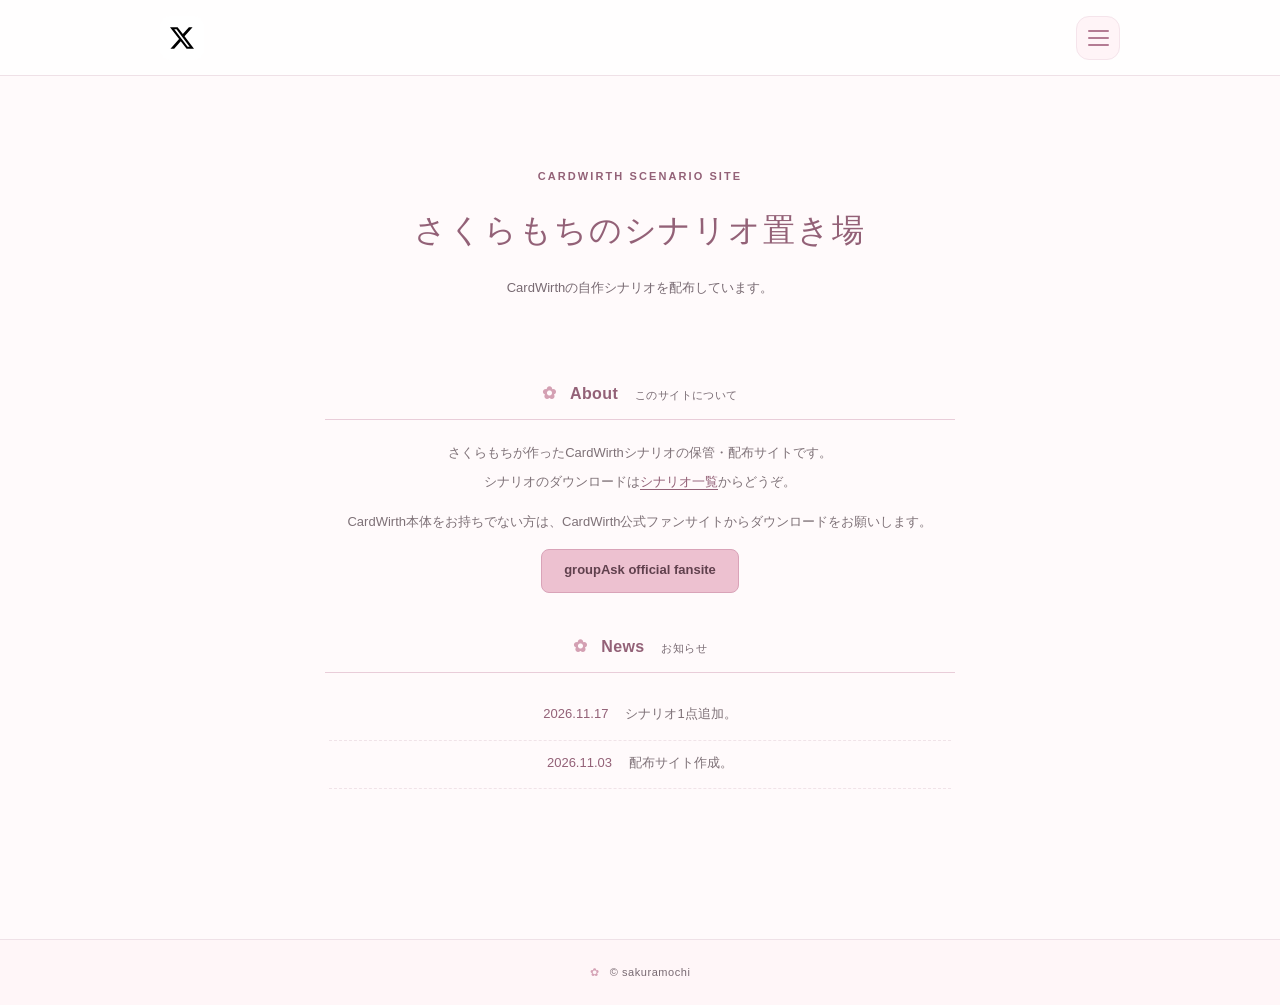
<file: index.html>
<!DOCTYPE html>

<html lang="ja">
<head>
<meta charset="utf-8"/>
<meta content="width=device-width, initial-scale=1" name="viewport"/>
<meta content="#fffafd" name="theme-color"/>
<meta content="さくらもちによるCardWirth自作シナリオの配布サイトです。" name="description"/>
<title>ホーム | さくらもちのシナリオ置き場</title>
<link href="favicon.svg" rel="icon" type="image/svg+xml"/>
<link href="style.css?v=20261103-2" rel="stylesheet"/>
<script defer="" src="menu.js"></script>
<script defer="" src="script.js"></script>
</head>
<body>
<div class="site-shell">
<header class="site-header" data-site-header></header>
<main class="home-main home-classic" id="main-content">
<div class="home-container">
<section aria-labelledby="hero-title" class="welcome-section">
<p class="eyebrow">CARDWIRTH SCENARIO SITE</p>
<h1 id="hero-title">さくらもちのシナリオ置き場</h1>
<p class="welcome-message">CardWirthの自作シナリオを配布しています。</p>
</section>
<section aria-labelledby="information-heading" class="classic-section">
<h2 id="information-heading"><span aria-hidden="true">✿</span> About <small>このサイトについて</small></h2>
<p>さくらもちが作ったCardWirthシナリオの保管・配布サイトです。<br/>
       シナリオのダウンロードは<a href="scenarios.html">シナリオ一覧</a>からどうぞ。</p>
<p>CardWirth本体をお持ちでない方は、CardWirth公式ファンサイトからダウンロードをお願いします。</p>
<p><a class="official-download-button" href="https://cardwirth.net/office/download.php" rel="noopener noreferrer" target="_blank">groupAsk official fansite</a></p>
</section>
<section aria-labelledby="news-heading" class="classic-section news-section">
<h2 id="news-heading"><span aria-hidden="true">✿</span> News <small>お知らせ</small></h2>
<ul class="news-list">
<li><time datetime="2026-11-17">2026.11.17</time><span>シナリオ1点追加。</span></li>
<li><time datetime="2026-11-03">2026.11.03</time><span>配布サイト作成。</span></li>
</ul>
</section>
</div>
</main>
<footer class="site-footer"><span aria-hidden="true">✿</span> <span>© sakuramochi</span></footer>
</div>
<div data-site-menu></div>
</body>
</html>
</file>
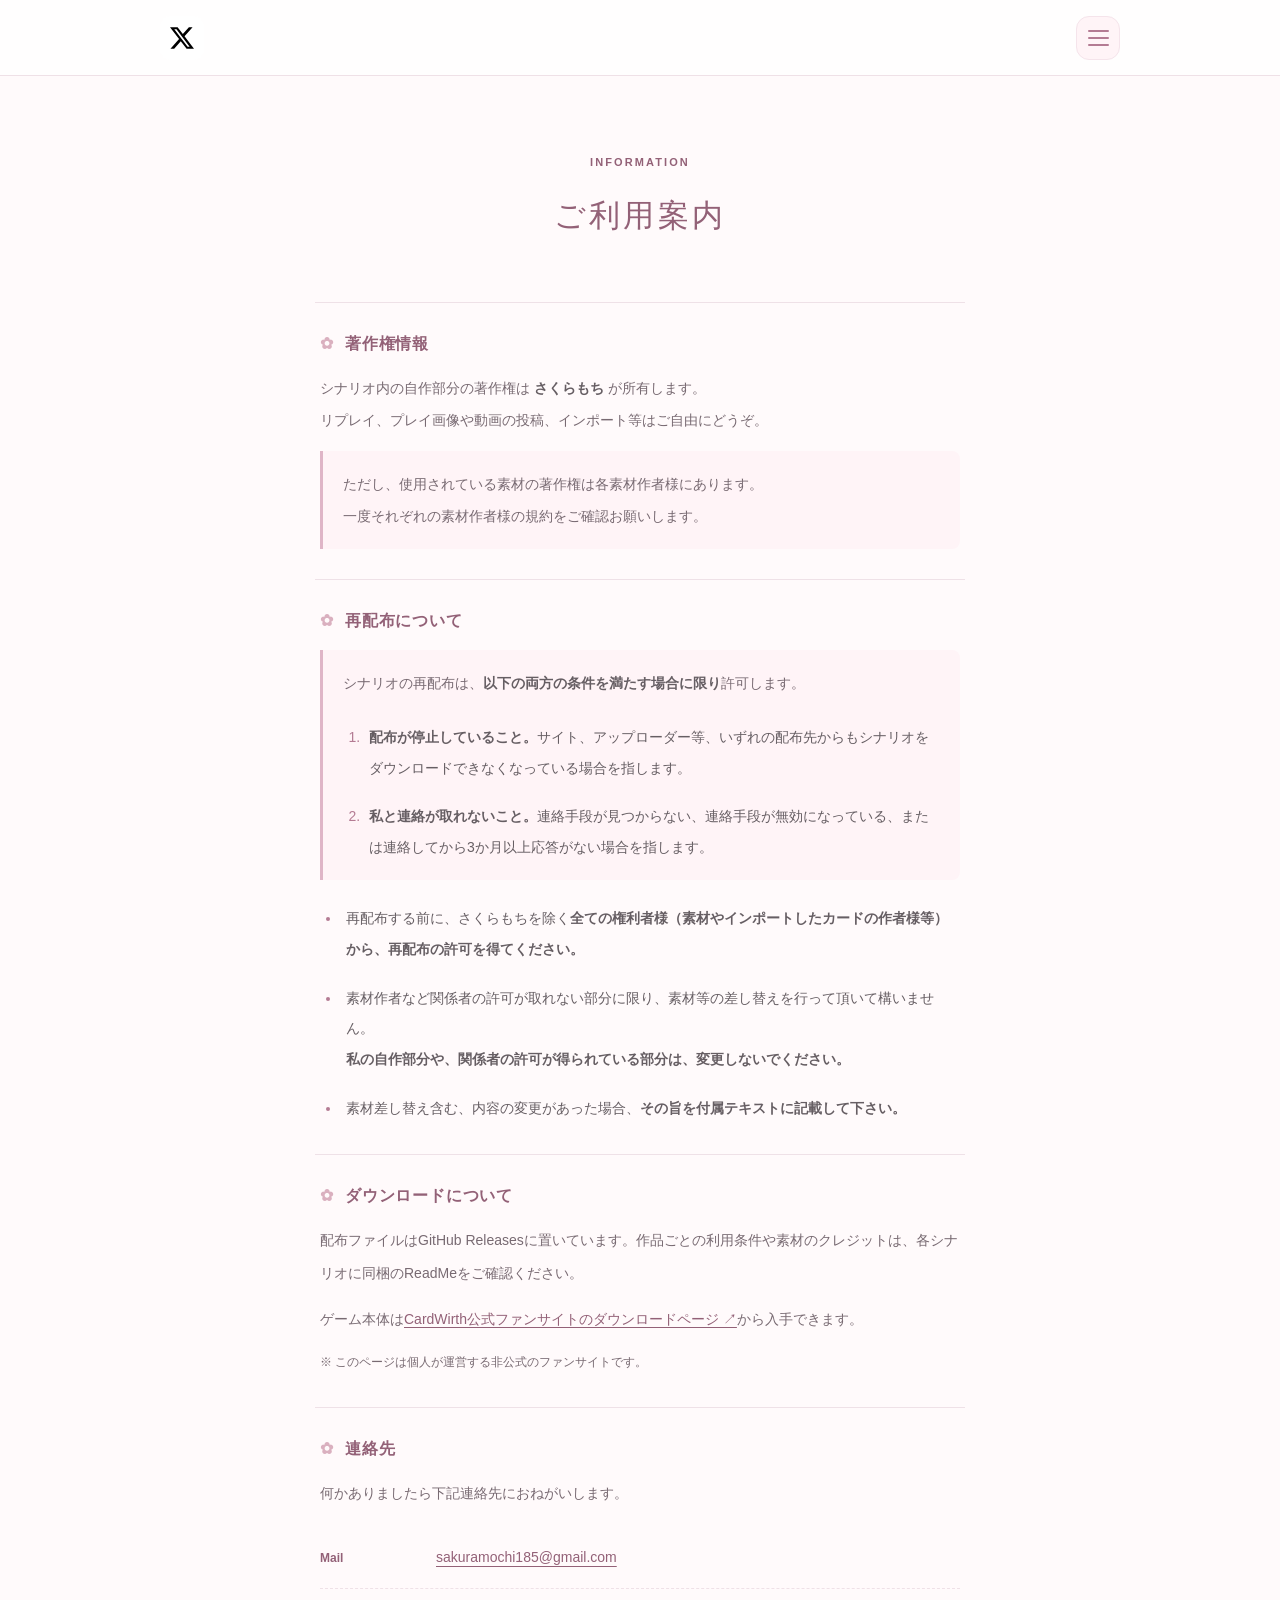
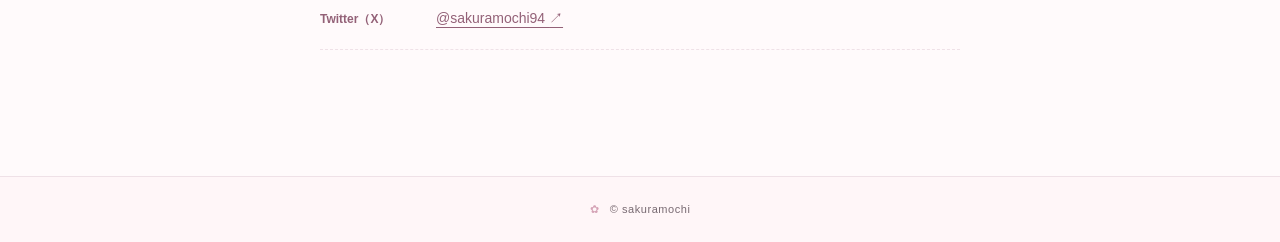
<file: about.html>
<!doctype html>
<html lang="ja">
<head>
  <meta charset="utf-8">
  <meta name="viewport" content="width=device-width, initial-scale=1">
  <meta name="theme-color" content="#fffafd">
  <meta name="description" content="さくらもちのCardWirthシナリオの著作権情報・再配布条件・連絡先について。">
  <title>ご利用案内 | さくらもちのシナリオ置き場</title>
  <link rel="icon" href="favicon.svg" type="image/svg+xml">
  <link rel="stylesheet" href="style.css?v=20261103-2">
  <script src="menu.js" defer></script>
  <script src="script.js" defer></script>
</head>
<body>
  <div class="site-shell">
    <header class="site-header" data-site-header></header>

    <main id="main-content" class="content-main about-main">
      <div class="page-heading">
        <p class="eyebrow">INFORMATION</p>
        <h1>ご利用案内</h1>
      </div>
      <section class="about-section" aria-labelledby="copyright-heading">
        <h2 id="copyright-heading"><span aria-hidden="true">✿</span> 著作権情報</h2>
        <p>シナリオ内の自作部分の著作権は <strong>さくらもち</strong> が所有します。<br>リプレイ、プレイ画像や動画の投稿、インポート等はご自由にどうぞ。</p>
        <div class="about-note">
          <p>ただし、使用されている素材の著作権は各素材作者様にあります。<br>一度それぞれの素材作者様の規約をご確認お願いします。</p>
        </div>
      </section>
      <section class="about-section" aria-labelledby="redistribution-heading">
        <h2 id="redistribution-heading"><span aria-hidden="true">✿</span> 再配布について</h2>
        <div class="about-note">
          <p>シナリオの再配布は、<strong>以下の両方の条件を満たす場合に限り</strong>許可します。</p>
          <ol class="about-rules">
            <li><strong>配布が停止していること。</strong>サイト、アップローダー等、いずれの配布先からもシナリオをダウンロードできなくなっている場合を指します。</li>
            <li><strong>私と連絡が取れないこと。</strong>連絡手段が見つからない、連絡手段が無効になっている、または連絡してから3か月以上応答がない場合を指します。</li>
          </ol>
        </div>
        <ul class="about-rules">
          <li>再配布する前に、さくらもちを除く<strong>全ての権利者様（素材やインポートしたカードの作者様等）から、再配布の許可を得てください。</strong></li>
          <li>素材作者など関係者の許可が取れない部分に限り、素材等の差し替えを行って頂いて構いません。<br><strong>私の自作部分や、関係者の許可が得られている部分は、変更しないでください。</strong></li>
          <li>素材差し替え含む、内容の変更があった場合、<strong>その旨を付属テキストに記載して下さい。</strong></li>
        </ul>
      </section>
      <section class="about-section" aria-labelledby="download-heading">
        <h2 id="download-heading"><span aria-hidden="true">✿</span> ダウンロードについて</h2>
        <p>配布ファイルはGitHub Releasesに置いています。作品ごとの利用条件や素材のクレジットは、各シナリオに同梱のReadMeをご確認ください。</p>
        <p>ゲーム本体は<a href="https://cardwirth.net/office/download.php" target="_blank" rel="noopener noreferrer">CardWirth公式ファンサイトのダウンロードページ ↗</a>から入手できます。</p>
        <p class="about-small">※ このページは個人が運営する非公式のファンサイトです。</p>
      </section>
      <section class="about-section" aria-labelledby="contact-heading">
        <h2 id="contact-heading"><span aria-hidden="true">✿</span> 連絡先</h2>
        <p>何かありましたら下記連絡先におねがいします。</p>
        <dl class="contact-list">
          <div>
            <dt>Mail</dt>
            <dd><a href="mailto:sakuramochi185@gmail.com">sakuramochi185@gmail.com</a></dd>
          </div>
          <div>
            <dt>Twitter（X）</dt>
            <dd><a href="https://x.com/sakuramochi94" target="_blank" rel="noopener noreferrer">@sakuramochi94 <span aria-hidden="true">↗</span><span class="visually-hidden">（新しいタブで開く）</span></a></dd>
          </div>
        </dl>
      </section>
    </main>

    <footer class="site-footer"><span aria-hidden="true">✿</span> <span>© sakuramochi</span></footer>
  </div>

  <div data-site-menu></div>
</body>
</html>
</file>
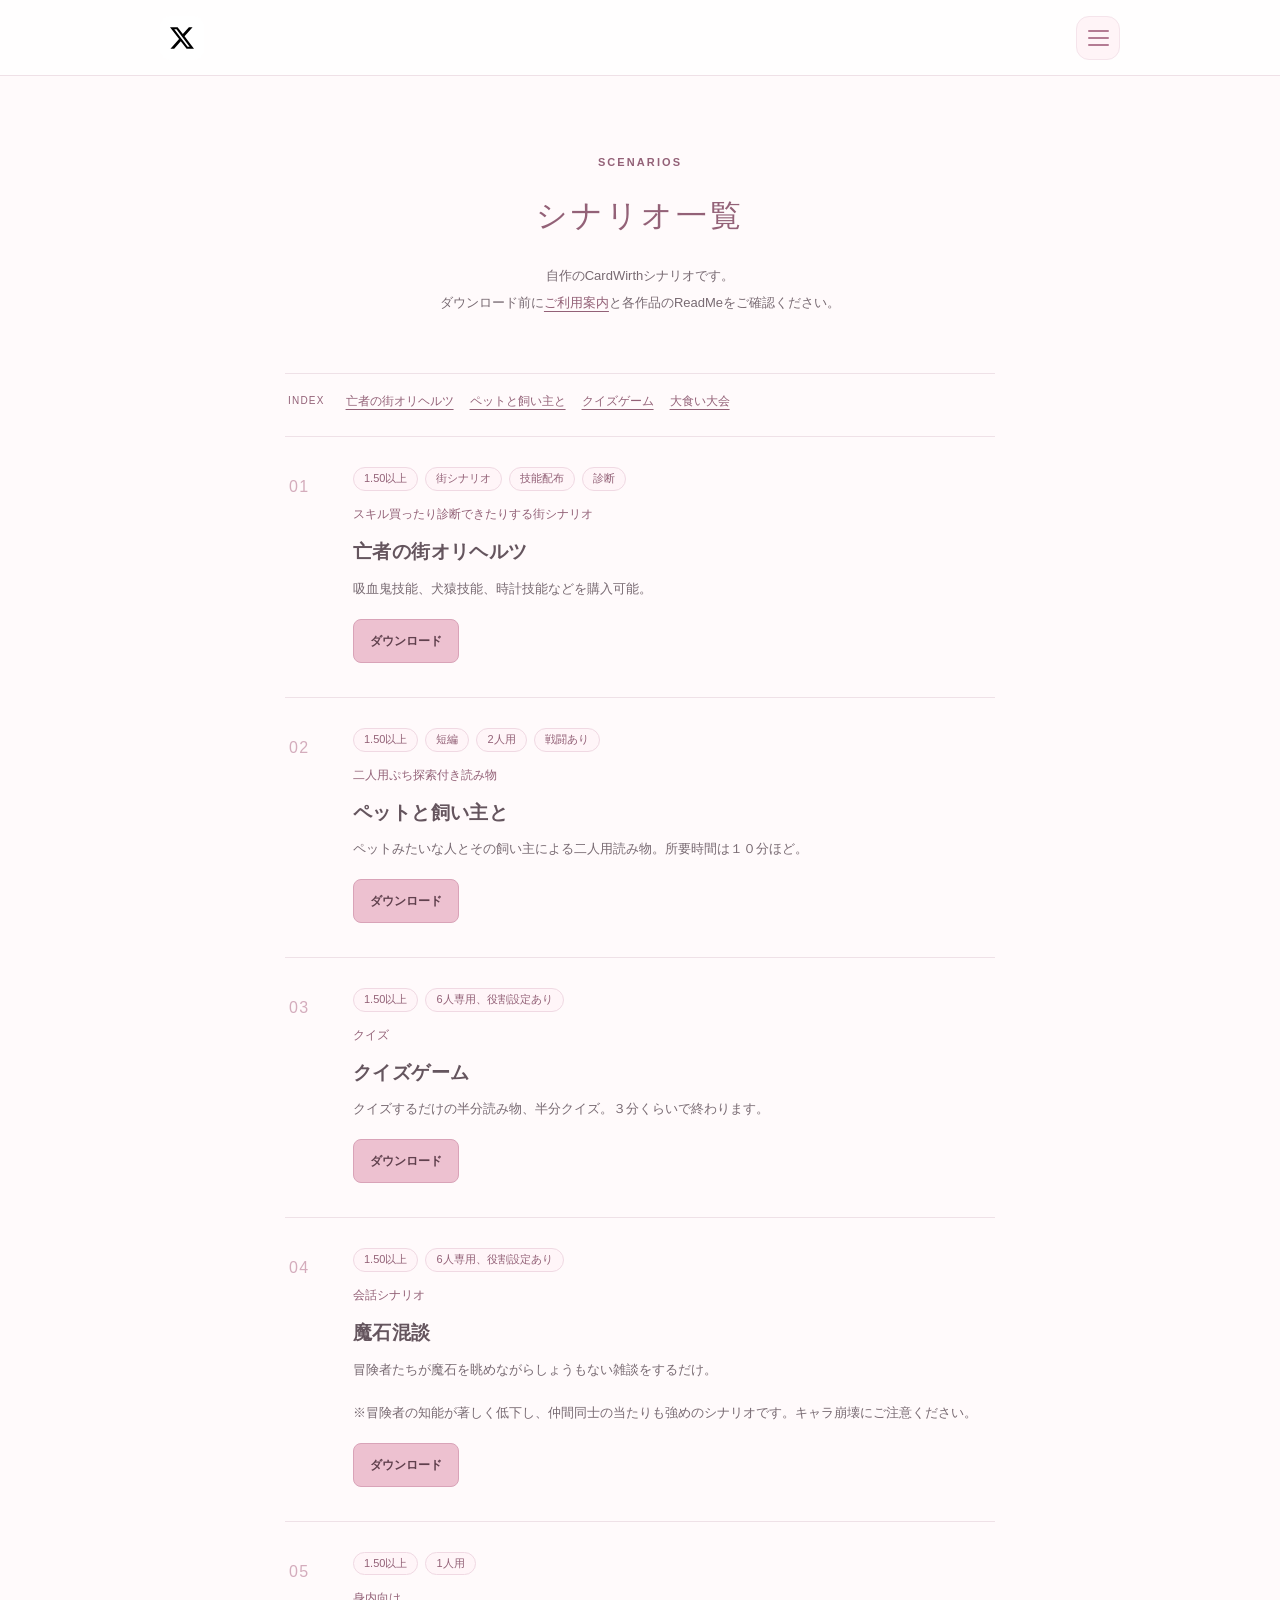
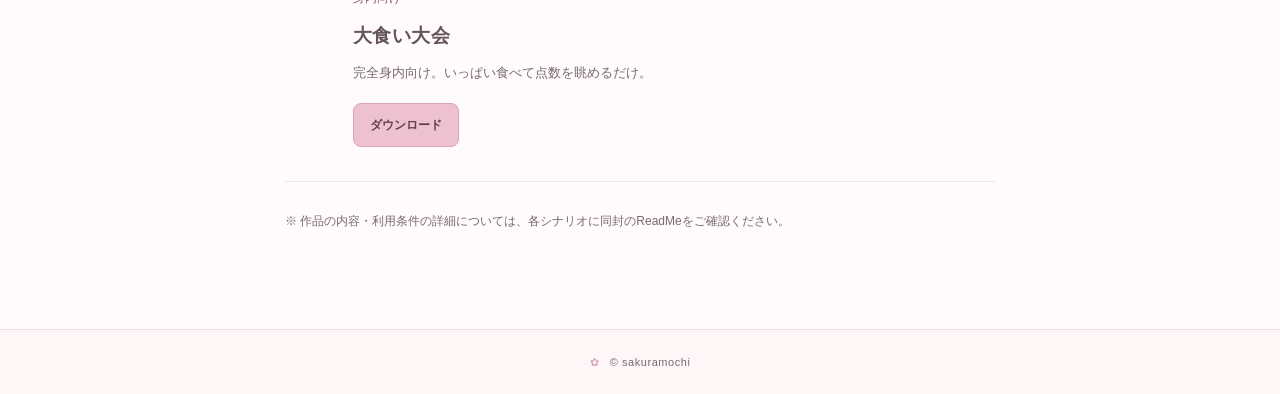
<file: scenarios.html>
<!DOCTYPE html>

<html lang="ja">
<head>
<meta charset="utf-8"/>
<meta content="width=device-width, initial-scale=1" name="viewport"/>
<meta content="#fffafd" name="theme-color"/>
<meta content="さくらもち制作のCardWirthシナリオ一覧とダウンロード案内。" name="description"/>
<title>シナリオ一覧 | さくらもちのシナリオ置き場</title>
<link href="favicon.svg" rel="icon" type="image/svg+xml"/>
<link href="style.css?v=20261103-2" rel="stylesheet"/>
<script defer="" src="menu.js"></script>
<script defer="" src="script.js"></script>
</head>
<body>
<div class="site-shell">
<header class="site-header" data-site-header></header>
<main class="content-main" id="main-content">
<div class="page-heading">
<p class="eyebrow">SCENARIOS</p>
<h1>シナリオ一覧</h1>
<p>自作のCardWirthシナリオです。<br/>ダウンロード前に<a href="about.html">ご利用案内</a>と各作品のReadMeをご確認ください。</p>
</div>
<nav aria-label="作品へのショートカット" class="scenario-index">
<span>INDEX</span>
<a href="#orihertz">亡者の街オリヘルツ</a>
<a href="#pet-and-owner">ペットと飼い主と</a>
<a href="#quiz">クイズゲーム</a>
<a href="#eating-contest">大食い大会</a>
</nav>
<section aria-label="公開シナリオ" class="scenario-list">

<article class="scenario-item" id="orihertz">
<div aria-hidden="true" class="scenario-number">01</div>
<div class="scenario-content">
<div class="scenario-tags"><span class="plain-tag">1.50以上</span><span class="plain-tag">街シナリオ</span><span class="plain-tag">技能配布</span><span class="plain-tag">診断</span></div><p class="scenario-meta">スキル買ったり診断できたりする街シナリオ</p>
<h2>亡者の街オリヘルツ</h2>
<p>吸血鬼技能、犬猿技能、時計技能などを購入可能。</p>
<a class="download-link" href="https://github.com/sakuramochi-cw/sakuramochi-cw.github.io/releases/download/oriherz-v1.2/oriherz_sakuramochi.zip">ダウンロード</a>
</div>
</article>

<article class="scenario-item" id="pet-and-owner">
<div aria-hidden="true" class="scenario-number">02</div>
<div class="scenario-content">
<div class="scenario-tags"><span class="plain-tag">1.50以上</span><span class="plain-tag">短編</span><span class="plain-tag">2人用</span><span class="plain-tag">戦闘あり</span></div><p class="scenario-meta">二人用ぷち探索付き読み物</p>
<h2>ペットと飼い主と</h2>
<p>ペットみたいな人とその飼い主による二人用読み物。所要時間は１０分ほど。</p>
<a class="download-link" href="https://github.com/sakuramochi-cw/sakuramochi-cw.github.io/releases/download/pet-v1.0/pet_sakuramochi.zip">ダウンロード</a>
</div>
</article>

<article class="scenario-item" id="quiz">
<div aria-hidden="true" class="scenario-number">03</div>
<div class="scenario-content">
<div class="scenario-tags"><span class="plain-tag">1.50以上</span><span class="plain-tag">6人専用、役割設定あり</span></div><p class="scenario-meta">クイズ</p>
<h2>クイズゲーム</h2>
<p>クイズするだけの半分読み物、半分クイズ。３分くらいで終わります。</p>
<a class="download-link" href="https://github.com/sakuramochi-cw/sakuramochi-cw.github.io/releases/download/quiz-v1.0/quiz-game_sakuramochi.zip">ダウンロード</a>
</div>
</article>

<article class="scenario-item" id="eating-contest">
<div aria-hidden="true" class="scenario-number">04</div>
<div class="scenario-content">
<div class="scenario-tags"><span class="plain-tag">1.50以上</span><span class="plain-tag">6人専用、役割設定あり</span></div><p class="scenario-meta">会話シナリオ</p>
<h2>魔石混談</h2>
<p>冒険者たちが魔石を眺めながらしょうもない雑談をするだけ。</p>
<p>※冒険者の知能が著しく低下し、仲間同士の当たりも強めのシナリオです。キャラ崩壊にご注意ください。</p>
<a class="download-link" href="https://github.com/sakuramochi-cw/sakuramochi-cw.github.io/releases/download/maseki-v1/maseki_sakuramochi.zip">ダウンロード</a>
</div>
</article>

<article class="scenario-item" id="eating-contest">
<div aria-hidden="true" class="scenario-number">05</div>
<div class="scenario-content">
<div class="scenario-tags"><span class="plain-tag">1.50以上</span><span class="plain-tag">1人用</span></div><p class="scenario-meta">身内向け</p>
<h2>大食い大会</h2>
<p>完全身内向け。いっぱい食べて点数を眺めるだけ。</p>
<a class="download-link" href="https://github.com/sakuramochi-cw/sakuramochi-cw.github.io/releases/download/foodfight_v1.0/foodfight_sakuramochi.zip">ダウンロード</a>
</div>
</article>

</section>
<p class="small-notice">※ 作品の内容・利用条件の詳細については、各シナリオに同封のReadMeをご確認ください。</p>
</main>
<footer class="site-footer"><span aria-hidden="true">✿</span> <span>© sakuramochi</span></footer>
</div>
<div data-site-menu></div>
</body>
</html>
</file>
<file: style.css>
:root {
  color-scheme: light;
  --background: #fffafb;
  --ink: #665e63;
  --subtle: #786a72;
  --pink: #b47b93;
  --pink-deep: #936177;
  --pink-light: #f8eaf0;
  --pink-soft: #fff4f7;
  --line: #efe1e7;
}
*, *::before, *::after { box-sizing: border-box; }
html { scroll-behavior: smooth; }
body {
  min-width: 300px;
  margin: 0;
  background: var(--background);
  color: var(--ink);
  font-family: -apple-system, BlinkMacSystemFont, "Hiragino Kaku Gothic ProN", "Hiragino Sans", "Yu Gothic", Meiryo, sans-serif;
  font-size: 15px;
  line-height: 1.85;
  -webkit-font-smoothing: antialiased;
}
a { color: inherit; }
button { font: inherit; }
a:focus-visible, button:focus-visible { outline: 3px solid #c67a9d; outline-offset: 4px; }
.site-shell { min-height: 100vh; display: flex; flex-direction: column; }
.site-header {
  height: 76px;
  display: flex;
  align-items: center;
  justify-content: space-between;
  padding: 0 max(24px, calc((100vw - 960px) / 2));
  background: rgba(255, 254, 254, .96);
  border-bottom: 1px solid var(--line);
}
.header-social-link {
  display: grid; place-items: center;
  width: 44px; height: 44px; border-radius: 10px;
  background: #fff; color: #000; text-decoration: none;
}
.menu-trigger {
  display: grid; place-items: center;
  width: 44px; height: 44px;
  background: var(--pink-soft); border: 1px solid #f5e4eb;
  border-radius: 13px; cursor: pointer;
  transition: background .2s ease, transform .2s ease;
}
.menu-trigger:hover { background: var(--pink-light); transform: translateY(-1px); }
.burger-lines { width: 21px; display: grid; gap: 5px; }
.burger-lines span { display: block; height: 2px; width: 21px; background: var(--pink); border-radius: 10px; }
main { flex: 1; }
.home-main { width: 100%; }
.eyebrow { color: var(--pink-deep); font-size: 11px; font-weight: 600; letter-spacing: .19em; margin: 0 0 15px; }
.site-footer {
  padding: 22px;
  text-align: center; color: var(--subtle);
  font-size: 11px; background: #fff6f8; border-top: 1px solid var(--line);
  letter-spacing: .05em;
}
.site-footer span:first-child { color: #d5a3b6; padding-right: 7px; }
/* Separate pages */
.content-main { width: min(100% - 48px, 710px); margin: 0 auto; padding: 76px 0 96px; }
.page-heading { text-align: center; margin-bottom: 57px; }
.page-heading h1 { color: var(--pink-deep); font-size: clamp(25px,4.5vw,31px); font-weight: 550; letter-spacing: .1em; margin: 0 0 17px; }
.page-heading > p:last-child { color: var(--subtle); font-size: 13px; line-height: 2.1; margin: 0; }
.page-heading a { color: var(--pink-deep); text-underline-offset: 4px; }
.scenario-list { border-top: 1px solid var(--line); }
.scenario-item { display: grid; grid-template-columns: 44px minmax(0, 1fr); gap: 20px; padding: 30px 4px 34px; border-bottom: 1px solid var(--line); }
.scenario-number { color: #d4acbc; font-size: 16px; letter-spacing: .08em; padding-top: 5px; }
.scenario-tags { display: flex; gap: 7px; flex-wrap: wrap; margin-bottom: 13px; }
.scenario-tags span { border: 1px solid #f0d9e3; background: #fff5f8; color: var(--pink-deep); border-radius: 999px; padding: 1px 10px; font-size: 11px; line-height: 1.8; }
.scenario-item h2 { color: #65555e; font-size: 19px; font-weight: 650; line-height: 1.5; margin: 0 0 9px; letter-spacing: .02em; }
.scenario-item p { font-size: 13px; line-height: 2; color: var(--subtle); margin: 0 0 17px; }
.download-link, .download-pending { display: inline-flex; gap: 12px; align-items: center; border-radius: 8px; padding: 7px 16px; text-decoration: none; font-size: 12px; font-weight: 600; }
.download-link { min-height: 44px; border: 1px solid #d9a3b8; background: #edc1d0; color: #60404d; transition: background .2s ease; }
.download-link:hover { background: #e8b4c7; }
.download-pending { border: 1px solid #eae2e5; background: #f8f5f7; color: #a89aa0; cursor: default; }
.small-notice { margin: 27px 0 0; font-size: 12px; color: var(--subtle); line-height: 2; }
.about-main { max-width: 650px; }
.about-section { border-top: 1px solid var(--line); padding: 26px 5px 30px; }
.about-section h2 { color: var(--pink-deep); font-size: 16px; font-weight: 600; margin: 0 0 14px; letter-spacing: .05em; }
.about-section h2 span { color: #dab0bf; margin-right: 6px; }
.about-section p { font-size: 14px; line-height: 2.3; margin: 0 0 14px; color: var(--subtle); }
.about-section p:last-child { margin-bottom: 0; }
.about-section .about-small { color: var(--subtle); font-size: 12px; }
.about-section strong { color: var(--ink); font-weight: 600; }
.about-note {
  padding: 17px 20px; background: var(--pink-soft);
  border-left: 3px solid #dfb5c7; border-radius: 0 8px 8px 0;
}
.about-rules { margin: 23px 0 0; padding-left: 1.5em; font-size: 14px; line-height: 2.2; }
.about-rules li { padding-left: 5px; margin-bottom: 18px; }
.about-rules li:last-child { margin-bottom: 0; }
.about-rules li::marker { color: var(--pink); }
.contact-list { margin: 19px 0 0; font-size: 14px; }
.contact-list > div {
  display: grid; grid-template-columns: 100px minmax(0, 1fr); gap: 16px;
  align-items: baseline; padding: 8px 0; border-bottom: 1px dashed var(--line);
}
.contact-list dt { color: var(--pink-deep); font-size: 12px; font-weight: 600; }
.contact-list dd { min-width: 0; margin: 0; }
.contact-list a {
  display: inline-block; padding: 9px 0; min-height: 44px;
  color: var(--pink-deep); overflow-wrap: anywhere; text-underline-offset: 4px;
}
.visually-hidden {
  position: absolute; width: 1px; height: 1px; padding: 0; margin: -1px;
  overflow: hidden; clip-path: inset(50%); white-space: nowrap; border: 0;
}
/* Off-canvas menu */
body.menu-open { overflow: hidden; }
.drawer-backdrop {
  position: fixed; inset: 0; z-index: 10; width: 100%; height: 100%;
  padding: 0; border: 0; background: rgba(53, 42, 49, .33);
  cursor: default; opacity: 0; transition: opacity .27s ease;
}
.drawer-backdrop[hidden] { display: none; }
body.menu-open .drawer-backdrop { opacity: 1; }
.site-drawer {
  position: fixed; z-index: 11; top: 0; bottom: 0; right: 0;
  width: min(340px, 83vw); padding: 30px 27px 25px;
  display: flex; flex-direction: column; background: #fff9fb;
  overflow-y: auto; overscroll-behavior-y: contain;
  border-left: 1px solid #f4e4ea;
  box-shadow: -12px 0 34px rgba(84, 51, 65, .11);
  transform: translateX(105%); visibility: hidden;
  transition: transform .3s cubic-bezier(.2,.8,.3,1), visibility .3s;
}
.site-drawer > * { flex-shrink: 0; }
body.menu-open .site-drawer { transform: translateX(0); visibility: visible; }
.drawer-header { display: flex; align-items: center; justify-content: space-between; padding-bottom: 20px; border-bottom: 1px solid #efdee6; }
.drawer-close { display: grid; place-items: center; width: 38px; height: 38px; border: 0; background: #f8e8ee; color: var(--pink-deep); border-radius: 10px; font-size: 27px; line-height: 1; cursor: pointer; }
.drawer-close:hover { background: #f0d5df; }
.drawer-nav { display: grid; gap: 4px; margin-top: 28px; }
.drawer-nav a { text-decoration: none; color: #75656e; font-size: 14px; padding: 13px 12px; border-radius: 9px; transition: background .2s ease; }
.drawer-nav a span { display: inline-block; color: #c89daf; font-size: 11px; margin-right: 15px; letter-spacing: .03em; }
.drawer-nav a:hover, .drawer-nav a[aria-current="page"] { background: #f8eaf0; color: #98677e; }
.drawer-caption { margin-top: auto; padding-top: 18px; border-top: 1px solid #efdee6; text-align: center; color: var(--subtle); font-size: 11px; letter-spacing: .04em; }
@media (max-width: 600px) {
  .site-header { height: 66px; padding: 0 19px; }
  .content-main { width: min(100% - 42px, 710px); padding: 52px 0 74px; }
  .page-heading { margin-bottom: 40px; }
  .scenario-item { grid-template-columns: 29px minmax(0,1fr); gap: 12px; padding: 26px 0 28px; }
  .scenario-item h2 { font-size: 17px; }
  .scenario-number { font-size: 13px; }
  .scenario-item p { font-size: 12.5px; }
  .about-note { padding: 15px 16px; }
  .contact-list > div { grid-template-columns: minmax(0, 1fr); gap: 0; padding-top: 13px; }
  .drawer-nav a { padding: 12px 10px; }
}
@media (prefers-reduced-motion: reduce) {
  html { scroll-behavior: auto; }
  *, *::before, *::after { transition-duration: 0s !important; animation-duration: 0s !important; }
}
/* ホーム・シナリオ一覧 */
.home-classic { padding: 58px 23px 110px; }
.home-container { width: min(100%, 760px); margin: 0 auto; }
.welcome-section { text-align: center; padding: 32px 12px 55px; }
.welcome-section h1 { font-size: clamp(24px, 4.4vw, 32px); color: var(--pink-deep); font-weight: 550; letter-spacing: .06em; margin: 12px 0 13px; }
.welcome-message { color: var(--subtle); font-size: 13px; line-height: 2.1; margin: 0 0 24px; }
.classic-section { max-width: 630px; margin: 0 auto 40px; text-align: center; }
.classic-section h2 { font-size: 16px; font-weight: 650; line-height: 1.6; padding: 0 0 12px; border-bottom: 1px solid #e9cdd9; color: var(--pink-deep); margin: 0 0 19px; letter-spacing: .025em; }
.classic-section h2 > span { color: #d4a0b3; font-size: 17px; margin-right: 9px; }
.classic-section h2 small { color: var(--subtle); font-weight: 400; font-size: 11px; margin-left: 12px; }
.classic-section p { line-height: 2.2; font-size: 13px; color: #7e7177; margin: 0 3px 12px; }
.classic-section p a { color: var(--pink-deep); text-underline-offset: 3px; }
.classic-section .official-download-button {
  display: inline-flex; align-items: center; justify-content: center;
  min-height: 44px; max-width: 100%; padding: 10px 22px;
  background: #edc1d0; color: #60404d; border: 1px solid #d9a3b8;
  border-radius: 8px; text-decoration: none; font-weight: 600; line-height: 1.6;
  transition: background .2s ease;
}
.classic-section .official-download-button:hover { background: #e8b4c7; }
.news-list { list-style: none; margin: 0; padding: 0 4px; }
.news-list li { display: flex; flex-wrap: wrap; justify-content: center; align-items: baseline; gap: 4px 17px; padding: 10px 2px 13px; font-size: 13px; color: #7e7177; border-bottom: 1px dashed #f0e3e8; line-height: 1.9; text-align: center; }
.news-list time { color: var(--pink-deep); font-variant-numeric: tabular-nums; }
.scenario-index { display: flex; flex-wrap: wrap; gap: 8px 16px; align-items: center; border-top: 1px solid var(--line); padding: 16px 3px 24px; }
.scenario-index span { font-size: 10px; color: var(--pink-deep); letter-spacing: .12em; margin-right: 5px; }
.scenario-index a { color: var(--pink-deep); font-size: 12px; text-decoration: underline; text-underline-offset: 4px; }
.scenario-item { scroll-margin-top: 24px; }
.scenario-item .scenario-meta { margin: -2px 0 12px; color: var(--pink-deep); font-size: 12px; }
@media (max-width: 600px) {
  .home-classic { padding: 36px 22px 70px; }
  .welcome-section { padding: 24px 0 48px; }
  .welcome-section h1 { font-size: 24px; }
  .classic-section { margin-bottom: 35px; }
  .news-list li { flex-direction: column; align-items: center; gap: 0; }
  .scenario-index { gap: 10px 14px; }
  .scenario-index span { flex-basis: 100%; }
}

.about-section p a { color: var(--pink-deep); text-underline-offset: 3px; }
</file>
